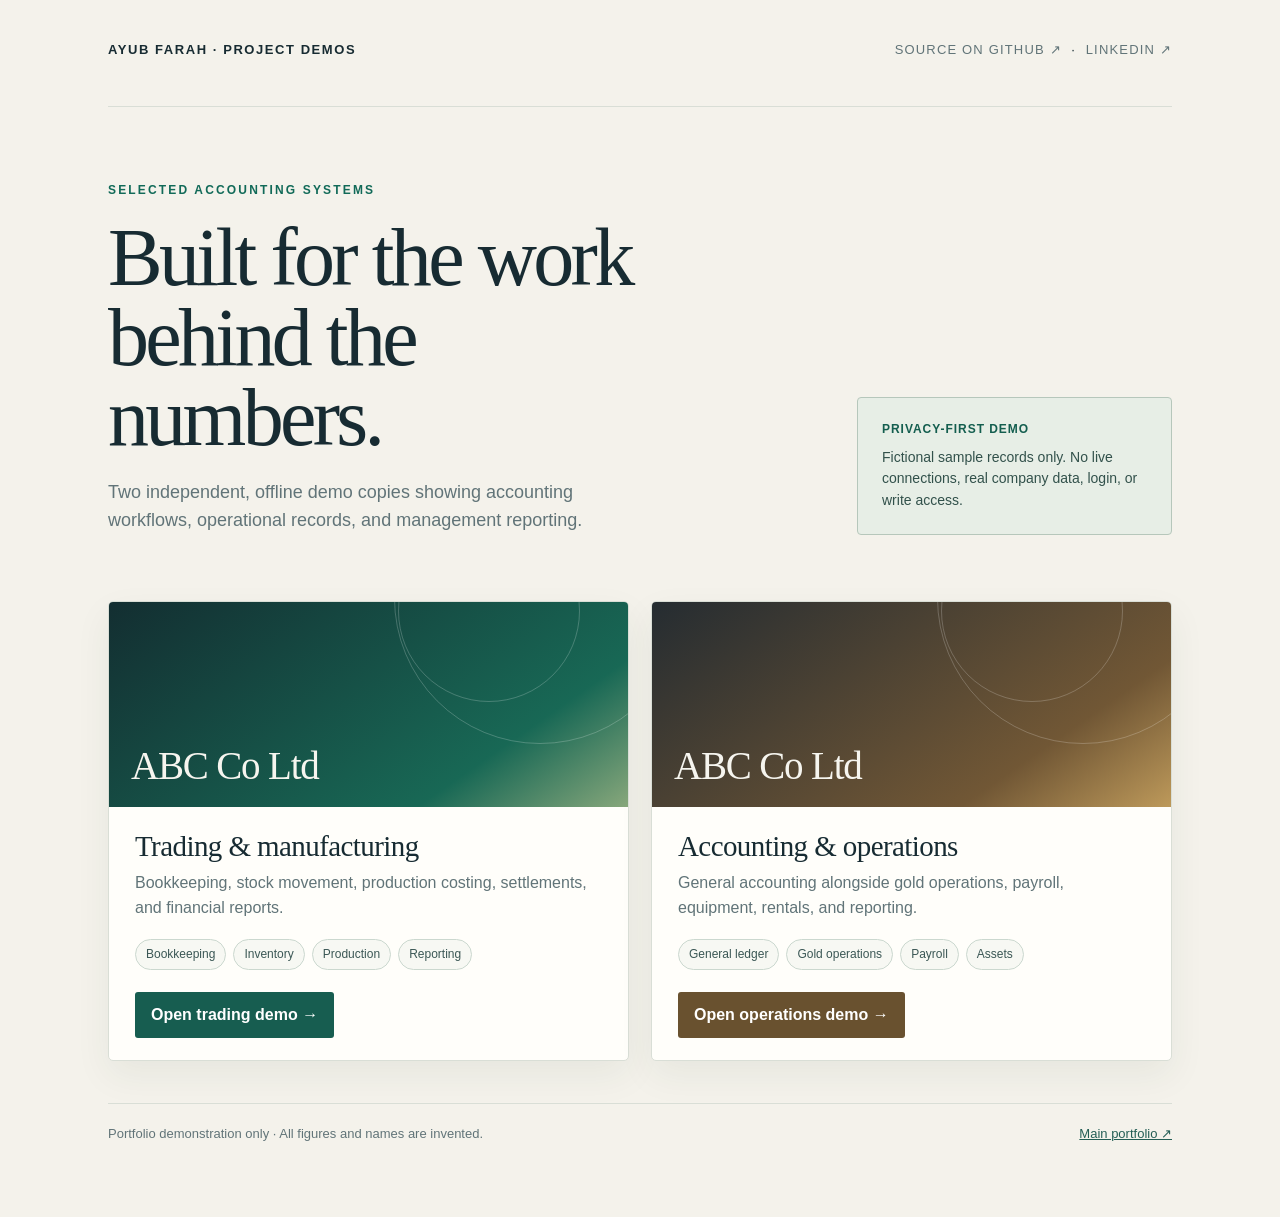
<file: index.html>
<!doctype html>
<html lang="en">
<head>
  <meta charset="utf-8">
  <meta name="viewport" content="width=device-width, initial-scale=1">
  <meta name="description" content="Offline, fictional-data demonstrations of two accounting systems built by Ayub Farah.">
  <title>Accounting Systems | Ayub Farah</title>
  <style>
    :root { color-scheme: light; --ink:#172b32; --muted:#617478; --paper:#f4f2eb; --line:#d9ded6; --green:#116a58; --gold:#b57931; }
    * { box-sizing:border-box; }
    body { margin:0; color:var(--ink); background:var(--paper); font:16px/1.55 "Trebuchet MS", "Segoe UI", sans-serif; }
    a { color:inherit; }
    .wrap { max-width:1120px; padding:28px 28px 72px; margin:auto; }
    .top { display:flex; justify-content:space-between; align-items:center; padding:12px 0 46px; border-bottom:1px solid var(--line); font-size:13px; letter-spacing:.09em; text-transform:uppercase; }
    .brand { font-weight:800; letter-spacing:.12em; }
    .top a { text-decoration:none; color:var(--muted); }
    .hero { display:grid; grid-template-columns:1.1fr .9fr; gap:5vw; align-items:end; padding:74px 0 66px; }
    .kicker { color:var(--green); text-transform:uppercase; letter-spacing:.18em; font-size:12px; font-weight:800; }
    h1 { font:500 clamp(44px,7vw,82px)/.98 Georgia,serif; letter-spacing:-.045em; margin:18px 0 20px; max-width:730px; }
    .hero p { color:var(--muted); font-size:18px; max-width:530px; margin:0; }
    .seal { justify-self:end; max-width:315px; border:1px solid #b6c7bb; border-radius:4px; padding:22px 24px; background:#e7eee6; color:#32514b; font-size:14px; }
    .seal strong { display:block; color:#145e4f; margin-bottom:8px; letter-spacing:.08em; text-transform:uppercase; font-size:12px; }
    .projects { display:grid; grid-template-columns:1fr 1fr; gap:22px; }
    .card { background:#fffefa; border:1px solid var(--line); border-radius:5px; overflow:hidden; display:flex; flex-direction:column; min-height:430px; box-shadow:0 14px 36px #243c3210; }
    .art { min-height:205px; padding:22px; display:flex; align-items:end; position:relative; overflow:hidden; color:#f6f5ef; }
    .art:before,.art:after { content:""; position:absolute; border:1px solid #ffffff36; border-radius:50%; width:290px; height:290px; right:-58px; top:-150px; }
    .art:after { width:180px; height:180px; right:48px; top:-82px; }
    .art.trading { background:linear-gradient(145deg,#132e31,#186855 74%,#87a77b); }
    .art.operations { background:linear-gradient(145deg,#252c31,#715735 74%,#bd995a); }
    .art span { position:relative; z-index:1; font:500 39px/1 Georgia,serif; letter-spacing:-.03em; }
    .cardbody { padding:24px 26px 22px; display:flex; flex-direction:column; flex:1; }
    .cardbody h2 { margin:0 0 9px; font:500 29px/1.1 Georgia,serif; letter-spacing:-.02em; }
    .cardbody p { margin:0 0 18px; color:var(--muted); }
    .tags { display:flex; flex-wrap:wrap; gap:7px; margin:0 0 22px; }
    .tag { font-size:12px; color:#3b5755; border:1px solid #cbd8cf; border-radius:99px; padding:5px 10px; background:#f7f8f3; }
    .link { align-self:flex-start; margin-top:auto; text-decoration:none; color:#fff; background:#175d50; border-radius:3px; padding:11px 16px; font-weight:700; }
    .operations-link { background:#69512f; }
    footer { display:flex; justify-content:space-between; gap:20px; border-top:1px solid var(--line); margin-top:42px; padding-top:20px; color:var(--muted); font-size:13px; }
    footer a { color:#245e55; }
    @media (max-width:700px) { .wrap{padding:18px 18px 48px}.hero{grid-template-columns:1fr;padding:52px 0 42px}.seal{justify-self:start}.projects{grid-template-columns:1fr}.top{padding-bottom:28px}.card{min-height:0}footer{flex-direction:column} }
  </style>
</head>
<body>
  <main class="wrap">
    <header class="top"><div class="brand">Ayub Farah · Project demos</div><div><a href="https://github.com/Ayubfarah61/accounting-system-demos" target="_blank" rel="noopener">Source on GitHub ↗</a>&nbsp;&nbsp;·&nbsp;&nbsp;<a href="https://www.linkedin.com/in/ayub-farah-a149b227a/" target="_blank" rel="noopener">LinkedIn ↗</a></div></header>
    <section class="hero">
      <div><div class="kicker">Selected accounting systems</div><h1>Built for the work behind the numbers.</h1><p>Two independent, offline demo copies showing accounting workflows, operational records, and management reporting.</p></div>
      <aside class="seal"><strong>Privacy-first demo</strong>Fictional sample records only. No live connections, real company data, login, or write access.</aside>
    </section>
    <section class="projects" aria-label="Accounting system demos">
      <article class="card"><div class="art trading"><span>ABC Co Ltd</span></div><div class="cardbody"><h2>Trading &amp; manufacturing</h2><p>Bookkeeping, stock movement, production costing, settlements, and financial reports.</p><div class="tags"><span class="tag">Bookkeeping</span><span class="tag">Inventory</span><span class="tag">Production</span><span class="tag">Reporting</span></div><a class="link" href="trading/index.html">Open trading demo <span aria-hidden="true">→</span></a></div></article>
      <article class="card"><div class="art operations"><span>ABC Co Ltd</span></div><div class="cardbody"><h2>Accounting &amp; operations</h2><p>General accounting alongside gold operations, payroll, equipment, rentals, and reporting.</p><div class="tags"><span class="tag">General ledger</span><span class="tag">Gold operations</span><span class="tag">Payroll</span><span class="tag">Assets</span></div><a class="link operations-link" href="operations/index.html">Open operations demo <span aria-hidden="true">→</span></a></div></article>
    </section>
    <footer><span>Portfolio demonstration only · All figures and names are invented.</span><a href="https://ayubfarah.dpdns.org/">Main portfolio ↗</a></footer>
  </main>
</body>
</html>
</file>
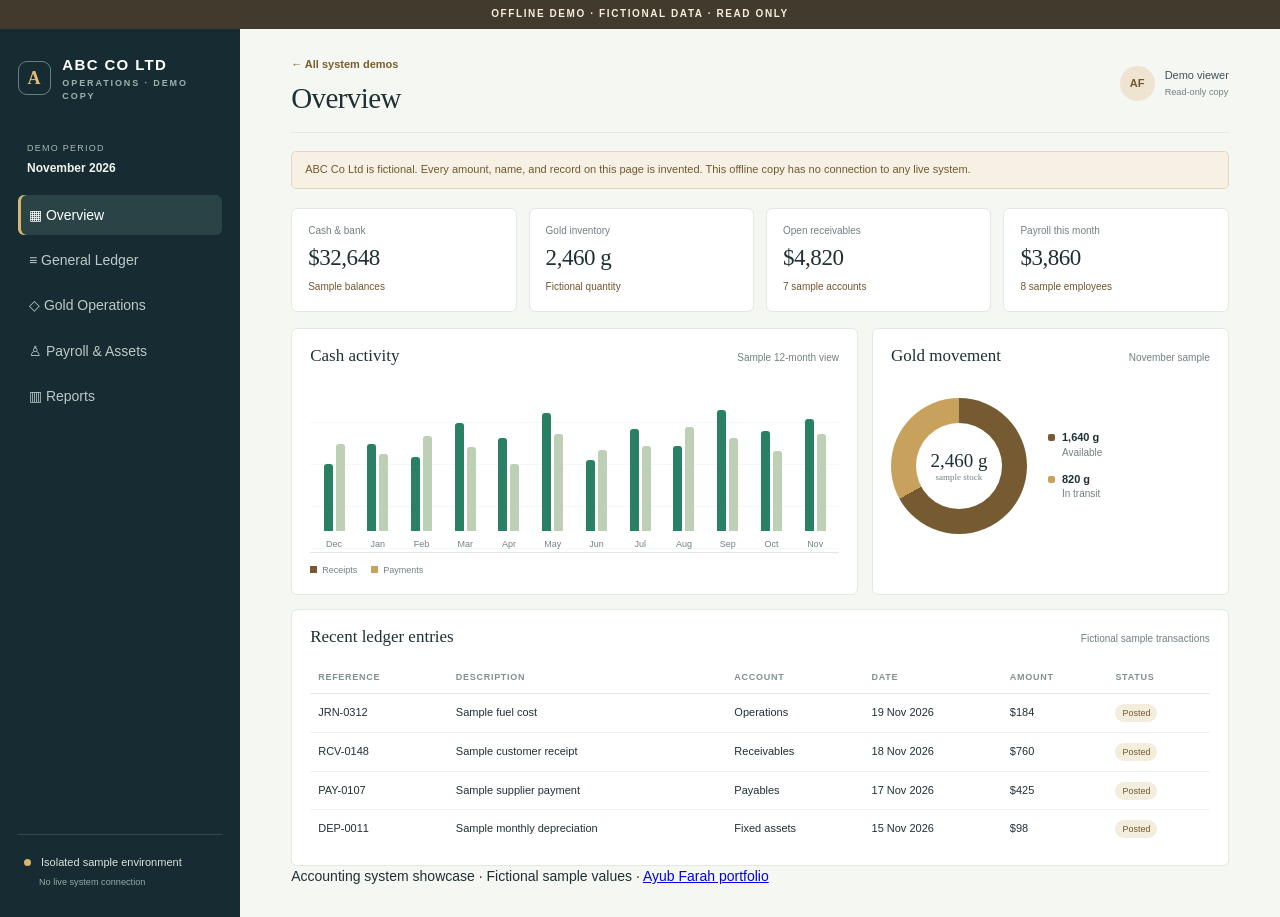
<file: operations/index.html>
<!doctype html>
<html lang="en">
<head>
  <meta charset="utf-8"><meta name="viewport" content="width=device-width, initial-scale=1">
  <meta name="description" content="Offline fictional-data portfolio demo of an accounting and operations system.">
  <title>ABC Co Ltd | Accounting &amp; Operations Demo</title><link rel="stylesheet" href="style.css">
</head>
<body data-app="operations">
  <div class="demo-ribbon">OFFLINE DEMO · FICTIONAL DATA · READ ONLY</div>
  <div class="shell">
    <aside class="sidebar"><a class="logo" href="../index.html"><span class="mark">A</span><span>ABC CO LTD <small>OPERATIONS · DEMO COPY</small></span></a><div class="period">DEMO PERIOD <b>November 2026</b></div><nav id="nav" aria-label="Demo sections"></nav><div class="side-note"><span class="dot"></span> Isolated sample environment<br><small>No live system connection</small></div></aside>
    <main class="main"><header class="bar"><div><a href="../index.html" class="back">← All system demos</a><h1 id="title">Overview</h1></div><div class="profile"><span class="avatar">AF</span><span>Demo viewer<br><small>Read-only copy</small></span></div></header>
      <div class="notice">ABC Co Ltd is fictional. Every amount, name, and record on this page is invented. This offline copy has no connection to any live system.</div>
      <section id="view" aria-live="polite"></section>
      <footer>Accounting system showcase · Fictional sample values · <a href="https://ayubfarah.dpdns.org/">Ayub Farah portfolio</a></footer>
    </main>
  </div><script src="demo.js"></script>
</body>
</html>
</file>
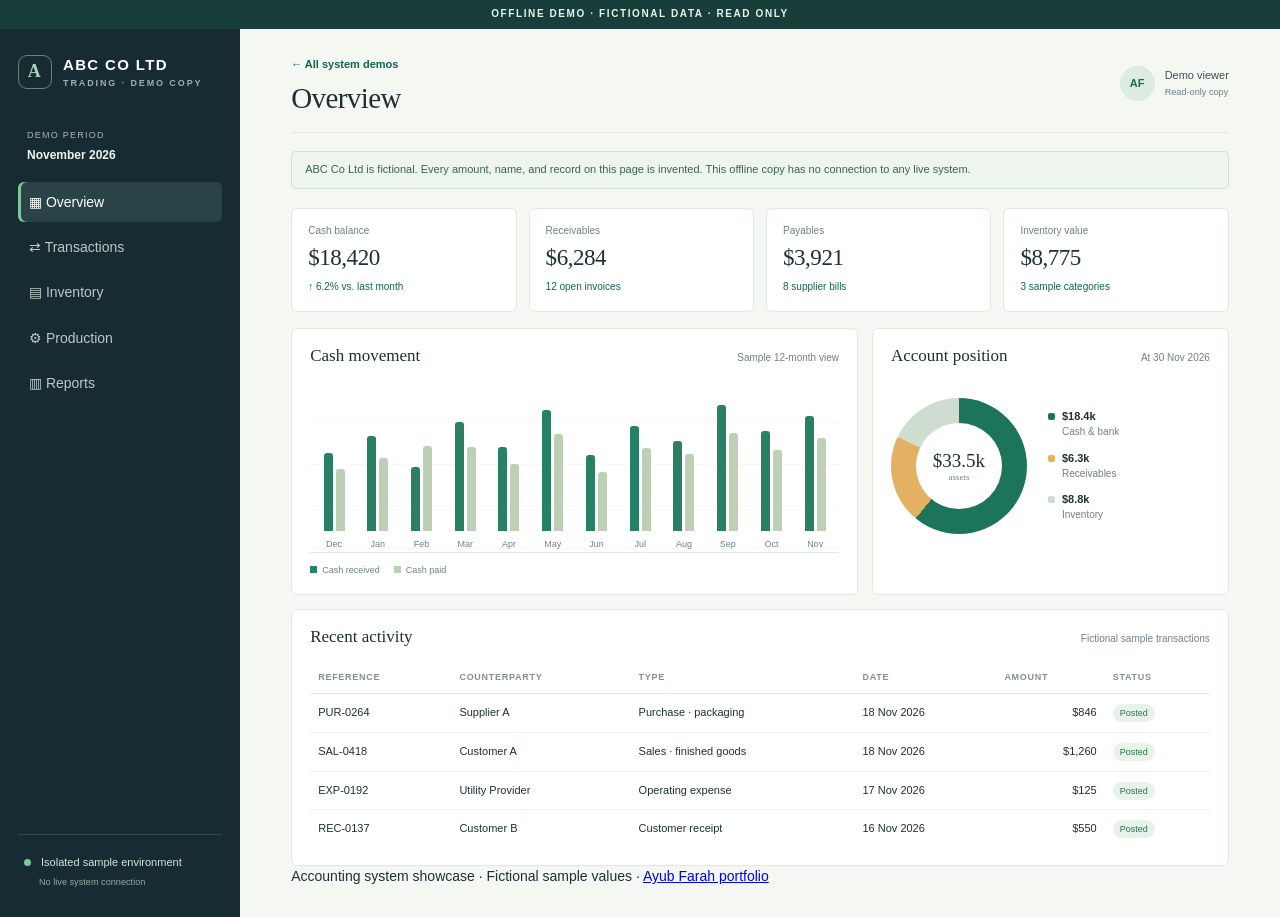
<file: trading/index.html>
<!doctype html>
<html lang="en">
<head>
  <meta charset="utf-8"><meta name="viewport" content="width=device-width, initial-scale=1">
  <meta name="description" content="Offline fictional-data portfolio demo of a trading and manufacturing accounting system.">
  <title>ABC Co Ltd | Trading System Demo</title><link rel="stylesheet" href="style.css">
</head>
<body data-app="trading">
  <div class="demo-ribbon">OFFLINE DEMO · FICTIONAL DATA · READ ONLY</div>
  <div class="shell">
    <aside class="sidebar"><a class="logo" href="../index.html"><span class="mark">A</span><span>ABC CO LTD <small>TRADING · DEMO COPY</small></span></a><div class="period">DEMO PERIOD <b>November 2026</b></div><nav id="nav" aria-label="Demo sections"></nav><div class="side-note"><span class="dot"></span> Isolated sample environment<br><small>No live system connection</small></div></aside>
    <main class="main"><header class="bar"><div><a href="../index.html" class="back">← All system demos</a><h1 id="title">Overview</h1></div><div class="profile"><span class="avatar">AF</span><span>Demo viewer<br><small>Read-only copy</small></span></div></header>
      <div class="notice">ABC Co Ltd is fictional. Every amount, name, and record on this page is invented. This offline copy has no connection to any live system.</div>
      <section id="view" aria-live="polite"></section>
      <footer>Accounting system showcase · Fictional sample values · <a href="https://ayubfarah.dpdns.org/">Ayub Farah portfolio</a></footer>
    </main>
  </div><script src="demo.js"></script>
</body>
</html>
</file>
<file: operations/style.css>
@import url("../trading/style.css");
:root{--green:#725530;--green2:#f1e9db}.demo-ribbon{background:#423a2d;color:#f5eddc}.logo .mark{color:#e2bd76}.side-note .dot{background:#dab56d}.navbtn.active{box-shadow:inset 3px 0 #dab56d}.notice{border-color:#e5d7bc;background:#f7f1e5;color:#70582f}.back,.footer a{color:#7b5d2c}.avatar{background:#eee4d1;color:#735728}.ring{background:conic-gradient(#755a32 0 67%,#c8a15c 67% 100%)}.sq{background:#755a32}.sq.pale{background:#c8a15c}.keyline i{background:#755a32}.keyline:nth-child(2) i{background:#c8a15c}.change{color:#70562f}.badge{background:#f3edde;color:#765b2e}
</file>
<file: trading/style.css>
:root{--navy:#172c32;--green:#126450;--green2:#e5f0e9;--ink:#1f3035;--muted:#718084;--line:#e2e8e2;--paper:#f5f7f3;--white:#fff;--amber:#bb853e;--red:#a64b42}*{box-sizing:border-box}body{margin:0;background:var(--paper);color:var(--ink);font:14px/1.45 "Segoe UI",Tahoma,sans-serif}.demo-ribbon{background:#173e3a;color:#e6f4e8;text-align:center;padding:7px 12px;font-size:10px;font-weight:800;letter-spacing:.16em}.shell{display:grid;grid-template-columns:240px 1fr;min-height:calc(100vh - 30px)}.sidebar{background:var(--navy);color:#dbe7e4;padding:25px 18px;display:flex;flex-direction:column}.logo{display:flex;align-items:center;gap:11px;text-decoration:none;color:white;font-size:15px;font-weight:800;letter-spacing:.09em}.logo small{display:block;color:#9cb1ae;font-size:9px;letter-spacing:.21em;margin-top:2px}.mark{width:34px;height:34px;display:grid;place-items:center;border:1px solid #66827d;border-radius:9px;color:#a7d4b6;font:700 18px Georgia}.period{margin:39px 0 17px;padding:0 9px;color:#a5b9b5;font-size:9px;letter-spacing:.14em}.period b{display:block;color:#f0f4ed;font-size:12px;letter-spacing:0;margin-top:5px}nav{display:grid;gap:5px}.navbtn{width:100%;padding:10px 11px;color:#b9cbc7;background:transparent;border:0;border-radius:6px;text-align:left;font:inherit;cursor:pointer}.navbtn:hover,.navbtn.active{background:#294346;color:white}.navbtn.active{box-shadow:inset 3px 0 #80c69b}.side-note{margin-top:auto;border-top:1px solid #34474b;padding:18px 6px 0;font-size:11px;line-height:1.75;color:#d6e3dd}.side-note small{margin-left:15px;color:#91aaa4}.dot{display:inline-block;width:7px;height:7px;border-radius:50%;background:#7ec798;margin-right:7px}.main{padding:24px clamp(20px,4vw,52px) 30px;max-width:1550px;width:100%;margin:0 auto}.bar{display:flex;justify-content:space-between;align-items:center;border-bottom:1px solid var(--line);padding-bottom:17px;margin-bottom:18px}.back{color:var(--green);text-decoration:none;font-size:11px;font-weight:700}.bar h1{font:500 29px Georgia,serif;letter-spacing:-.02em;margin:9px 0 0}.profile{display:flex;gap:10px;align-items:center;color:#405256;font-size:11px}.profile small{color:var(--muted)}.avatar{background:#dcece0;color:#23694e;border-radius:50%;width:35px;height:35px;display:grid;place-items:center;font-weight:800}.notice{border:1px solid #cfe1d2;background:#eef5ed;color:#386452;border-radius:5px;padding:10px 13px;margin:0 0 19px;font-size:11px}.kpis{display:grid;grid-template-columns:repeat(4,minmax(0,1fr));gap:12px;margin-bottom:16px}.panel,.kpi{background:white;border:1px solid var(--line);border-radius:6px}.kpi{padding:15px 16px}.kpi label{display:block;color:var(--muted);font-size:10px}.kpi strong{display:block;font:500 23px Georgia,serif;margin:7px 0 4px;letter-spacing:-.02em}.change{font-size:10px;color:var(--green)}.layout{display:grid;grid-template-columns:1.35fr .85fr;gap:14px;margin-bottom:14px}.panel{padding:17px 18px;min-width:0}.panel-head{display:flex;justify-content:space-between;align-items:baseline;gap:12px;margin-bottom:15px}.panel h2{font:500 17px Georgia,serif;margin:0}.sub{color:var(--muted);font-size:10px}.chart{height:172px;display:flex;align-items:end;gap:10px;padding:10px 7px 0;border-bottom:1px solid var(--line);background:repeating-linear-gradient(to bottom,transparent 0,transparent 41px,#edf1eb 42px)}.bar-group{height:100%;flex:1;display:flex;flex-direction:column;justify-content:end;align-items:center;gap:7px}.bars{height:calc(100% - 18px);display:flex;align-items:end;gap:3px}.bars i{width:9px;border-radius:3px 3px 0 0;background:#2a8064}.bars i:last-child{background:#bdcfb4}.bar-group small{font-size:9px;color:var(--muted)}.legend{display:flex;gap:14px;color:var(--muted);font-size:9px;margin-top:11px}.sq{display:inline-block;width:7px;height:7px;background:#2a8064;margin-right:5px}.sq.pale{background:#bdcfb4}.ring-wrap{display:flex;align-items:center;gap:21px;min-height:171px}.ring{width:136px;height:136px;border-radius:50%;background:conic-gradient(#1c755a 0 61%,#e2b164 61% 82%,#cfddd0 82% 100%);position:relative;flex:none}.ring:after{content:"";position:absolute;inset:25px;border-radius:50%;background:white}.ring-center{position:absolute;z-index:1;inset:0;display:grid;place-content:center;text-align:center;font:19px Georgia}.ring-center small{font:9px "Segoe UI";color:var(--muted)}.key{display:grid;gap:11px;color:var(--muted);font-size:10px}.key b{color:var(--ink);display:block;font-size:11px}.keyline{display:flex;gap:7px}.keyline i{width:7px;height:7px;border-radius:2px;background:#1c755a;margin-top:4px}.keyline:nth-child(2) i{background:#e2b164}.keyline:nth-child(3) i{background:#cfddd0}.table-wrap{overflow:auto}table{width:100%;border-collapse:collapse;text-align:left;white-space:nowrap}th{font-size:9px;letter-spacing:.08em;text-transform:uppercase;color:#839092;font-weight:700;border-bottom:1px solid var(--line);padding:9px 8px}td{padding:11px 8px;border-bottom:1px solid #eef1ed;font-size:11px}tbody tr:last-child td{border-bottom:0}.amount{text-align:right;font-variant-numeric:tabular-nums}.badge{padding:4px 7px;border-radius:99px;background:#e7f3e9;color:#2b7253;font-size:9px}.badge.draft{background:#f8eedf;color:#946a2e}.badge.review{background:#f8e9e7;color:#a44f43}.search{border:1px solid var(--line);border-radius:4px;padding:7px 9px;font:inherit;font-size:10px;width:185px}.stock{display:grid;grid-template-columns:repeat(3,1fr);gap:10px}.stock-item{border:1px solid var(--line);border-radius:5px;padding:13px}.stock-item b{display:block;font-size:12px;margin-bottom:4px}.stock-item span{font-size:10px;color:var(--muted)}.stock-item strong{display:block;margin-top:12px;color:#205c4b;font:500 20px Georgia}.callout{padding:13px;border-left:3px solid var(--amber);background:#fbf7ed;color:#695833;font-size:11px;margin-top:12px}.statement{display:grid;gap:7px}.statement div{display:flex;justify-content:space-between;border-bottom:1px solid var(--line);padding:8px 0;font-size:11px}.statement b{font-variant-numeric:tabular-nums}.footer{color:#8a9594;font-size:10px;text-align:center;margin:25px 0 0}.footer a{color:var(--green);text-decoration:none}@media(max-width:900px){.shell{grid-template-columns:190px 1fr}.kpis{grid-template-columns:repeat(2,1fr)}.layout{grid-template-columns:1fr}}@media(max-width:640px){.shell{display:block}.sidebar{padding:13px 14px}.period,.side-note{display:none}nav{display:flex;overflow:auto;margin-top:12px}.navbtn{white-space:nowrap;width:auto;padding:8px 11px}.main{padding:18px 13px}.profile span:last-child{display:none}.kpis{gap:8px}.kpi{padding:12px}.kpi strong{font-size:20px}.ring-wrap{justify-content:center}.stock{grid-template-columns:1fr 1fr}.bar{align-items:flex-end}}
</file>
